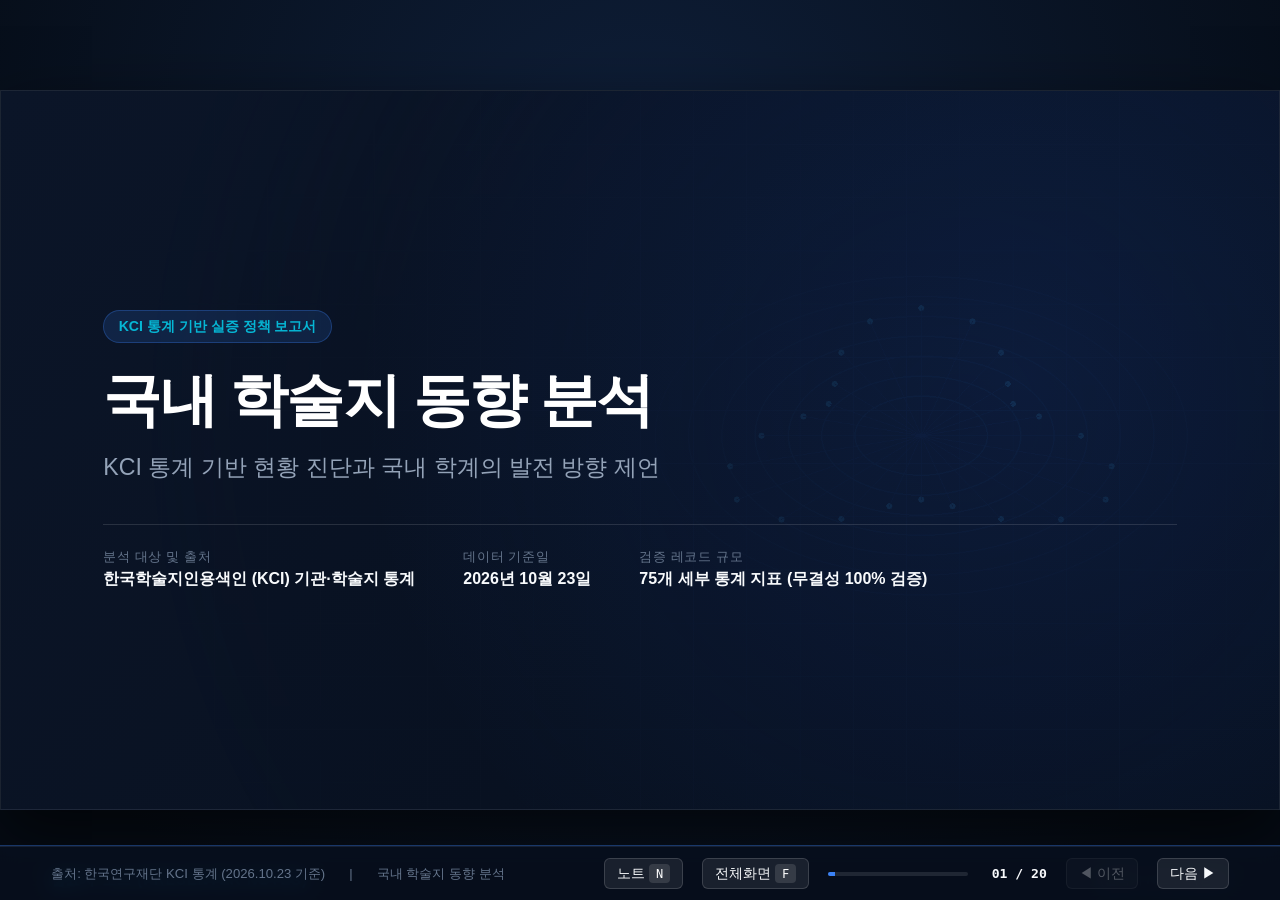
<file: index.html>
<!DOCTYPE html>
<html lang="ko">
<head>
  <meta charset="UTF-8">
  <meta http-equiv="refresh" content="0; url=presentation/">
  <title>국내 학술지 동향 분석 - KCI 통계 기반 현황 진단</title>
  <script>
    window.location.href = "presentation/";
  </script>
</head>
<body>
  <p>프레젠테이션으로 이동 중입니다... <a href="presentation/">여기를 클릭하세요</a>.</p>
</body>
</html>
</file>
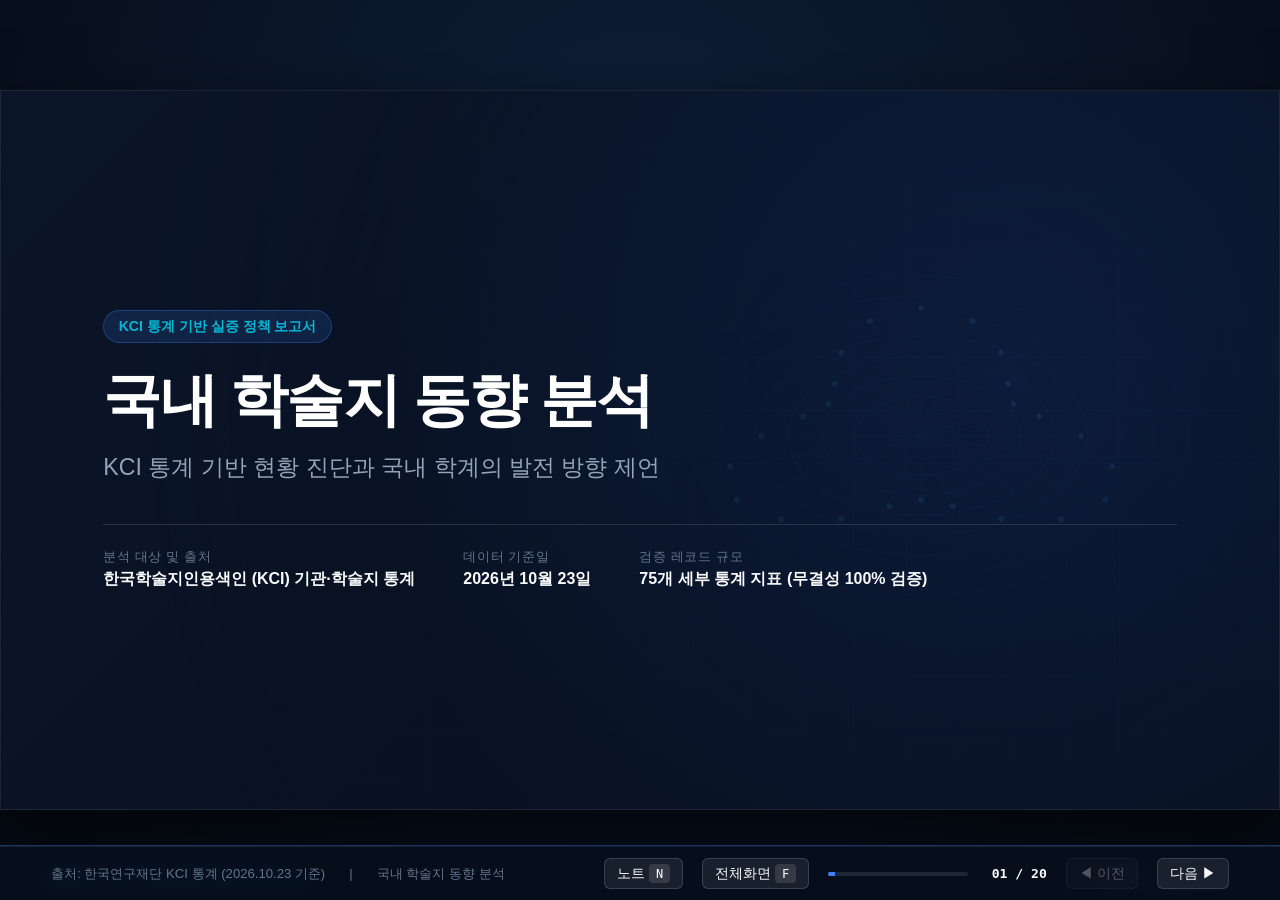
<file: presentation/index.html>
<!DOCTYPE html>
<html lang="ko">
<head>
  <meta charset="UTF-8">
  <meta name="viewport" content="width=device-width, initial-scale=1.0">
  <title>국내 학술지 동향 분석 - KCI 통계 기반 현황 진단과 발전 방향 제언</title>
  <link rel="stylesheet" href="styles.css">
</head>
<body>

<div id="presentation-app">
  <div class="slide-stage">

    <!-- ====================================================================
         1부. 분석의 배경과 국내 학술지 현황 (Slide 01 ~ 05)
         ==================================================================== -->

    <!-- Slide 01: 표지 -->
    <section class="slide slide-cover active" id="slide-1"
      data-notes="[발표자 노트] 안녕하십니까. '국내 학술지 동향 분석 - KCI 통계 기반 현황 진단과 국내 학계의 발전 방향 제언' 발표를 시작하겠습니다. 본 발표는 한국연구재단 KCI의 최신 통계(2026.10.23 기준) 데이터를 실증적으로 검증하고, 발행 구조와 등재 현황을 면밀히 진단하여 향후 국내 학술 생태계의 지속 가능한 발전 방향을 모색하고자 마련되었습니다.">
      <img src="assets/cover_academic.png" alt="학술 출판과 연구 데이터 비주얼" class="slide-bg-overlay">
      <div class="cover-badge">KCI 통계 기반 실증 정책 보고서</div>
      <h1 class="cover-title">국내 학술지 동향 분석</h1>
      <p class="cover-subtitle">KCI 통계 기반 현황 진단과 국내 학계의 발전 방향 제언</p>
      
      <div class="cover-meta">
        <div class="meta-item">
          <span class="meta-label">분석 대상 및 출처</span>
          <span class="meta-val">한국학술지인용색인 (KCI) 기관·학술지 통계</span>
        </div>
        <div class="meta-item">
          <span class="meta-label">데이터 기준일</span>
          <span class="meta-val">2026년 10월 23일</span>
        </div>
        <div class="meta-item">
          <span class="meta-label">검증 레코드 규모</span>
          <span class="meta-val">75개 세부 통계 지표 (무결성 100% 검증)</span>
        </div>
      </div>
    </section>

    <!-- Slide 02: 분석 목적과 핵심 질문 -->
    <section class="slide" id="slide-2"
      data-notes="[발표자 노트] 본 분석은 단순한 통계 수치 나열을 지양하고, 국내 학술 생태계를 관통하는 6가지 본질적인 질문에 답하고자 합니다. 특히 인문사회와 과학기술 분야 간의 극명한 격차의 원인을 밝히기 위한 가설을 수립하고, 향후 학계가 수행해야 할 미래 연구 과제로 연결하는 데 목적이 있습니다.">
      <div class="slide-header">
        <div>
          <div class="slide-tag-group">
            <span class="slide-category">1부. 분석 배경</span>
            <span class="slide-indicator-tag">Slide 02 / 20</span>
          </div>
          <h2 class="slide-title">분석 목적과 6대 핵심 질문</h2>
          <p class="slide-subtitle">단순 현황 집계를 넘어 지속 가능한 학술 생태계를 위한 구조적 질문 도출</p>
        </div>
      </div>
      <div class="slide-body">
        <div class="grid-2col">
          <div class="info-card accent-border" style="height: 100%; display: flex; flex-direction: column; justify-content: center;">
            <h4 style="font-size: 1.25rem; color: var(--accent-secondary); margin-bottom: 1rem;">분석의 핵심 방향성</h4>
            <p style="font-size: 1.05rem; line-height: 1.7; margin-bottom: 1rem;">
              국내 학술지의 <strong>발행 주체, 등재 체계, 학문 분야별 분포</strong>를 정밀 분석하고, 현재 통계가 입증하는 <strong>'실증적 사실(Fact)'</strong>과 추가 조사가 필요한 <strong>'가설(Hypothesis)'</strong>을 엄격히 구분하여 미래 정책 방향을 제언합니다.
            </p>
            <div style="background: rgba(255,255,255,0.04); padding: 1rem; border-radius: 8px;">
              <span style="color: var(--accent-amber); font-weight: 700;">분석 원칙:</span> 자료에 없는 해외 영향력, 품질을 임의로 단정하지 않고 국내 학계의 실증적 연구 과제로 전환합니다.
            </div>
          </div>
          <div class="info-card" style="height: 100%; display: flex; flex-direction: column; justify-content: center;">
            <h4 style="margin-bottom: 0.8rem;">본 발표가 답하는 6대 질문</h4>
            <ul style="display: flex; flex-direction: column; gap: 0.55rem; font-size: 0.95rem;">
              <li><strong>Q1.</strong> 국내 학술지의 발행 구조와 등재 체계는 어떤 특징을 갖는가?</li>
              <li><strong>Q2.</strong> 인문사회분야와 과학기술분야의 점유율 차이는 왜 발생하는가?</li>
              <li><strong>Q3.</strong> 현재 통계로 파악할 수 있는 국내 학술 생태계의 실증적 강점은?</li>
              <li><strong>Q4.</strong> 강화 가능성이 있는 분야와 세심한 관심이 필요한 영역은 어디인가?</li>
              <li><strong>Q5.</strong> 분야별 불균형 원인을 규명하기 위해 어떤 추가 연구가 필요한가?</li>
              <li><strong>Q6.</strong> 지속 가능한 학술 생태계 구축을 위한 정책적 로드맵은 무엇인가?</li>
            </ul>
          </div>
        </div>
      </div>
    </section>

    <!-- Slide 03: 데이터 출처와 분석 방법 -->
    <section class="slide" id="slide-3"
      data-notes="[발표자 노트] 데이터는 2026년 10월 23일 KCI 통계 포털에서 공식 크롤링된 75개 세부 통계 레코드입니다. UTF-8 BOM 인코딩 검증 및 수학적 합산 검증을 거쳤으며, 모든 수치는 교차 검증을 통과했습니다.">
      <div class="slide-header">
        <div>
          <div class="slide-tag-group">
            <span class="slide-category">1부. 분석 배경</span>
            <span class="slide-indicator-tag">Slide 03 / 20</span>
          </div>
          <h2 class="slide-title">데이터 출처와 분석 방법론</h2>
          <p class="slide-subtitle">한국연구재단 KCI 통계 기반 원자료 검증 및 신뢰도 확보 절차</p>
        </div>
      </div>
      <div class="slide-body">
        <div class="grid-3col">
          <div class="stat-card">
            <div class="stat-label">데이터 원천 및 추출 방식</div>
            <div style="font-size: 1.3rem; font-weight: 700; color: #fff; margin: 0.8rem 0;">KCI 기관·학술지 통계</div>
            <p class="stat-desc">
              한국학술지인용색인 공개 포털의 최신 공식 통계<br>
              Firecrawl 정밀 크롤링을 통한 원본 무결성 확보<br>
              출처: kci.go.kr (2026.10.23 기준)
            </p>
          </div>
          <div class="stat-card">
            <div class="stat-label">정량 데이터 검증 내역</div>
            <div style="font-size: 1.3rem; font-weight: 700; color: var(--accent-cyan); margin: 0.8rem 0;">75개 세부 레코드 전수 검증</div>
            <p class="stat-desc">
              결측치 및 숫자 변환 오류: 0건 (결측율 0%)<br>
              발행기관 및 학술지 종수 합산식 일치 확인<br>
              등재 등급별·분야별 교차 합계 100% 일치
            </p>
          </div>
          <div class="stat-card">
            <div class="stat-label">분석 범위 및 한계 규정</div>
            <div style="font-size: 1.3rem; font-weight: 700; color: var(--accent-amber); margin: 0.8rem 0;">단면적(Cross-sectional) 현황</div>
            <p class="stat-desc">
              현재 통계는 특정 시점의 분포 현황을 보여줌<br>
              시계열 추세, 인용 영향력, 연구비 등 미포함<br>
              인과관계 분석은 후속 연구 과제로 체계화
            </p>
          </div>
        </div>
      </div>
    </section>

    <!-- Slide 04: 국내 학술지 현황 한눈에 보기 -->
    <section class="slide" id="slide-4"
      data-notes="[발표자 노트] 국내 학술 생태계의 4대 핵심 지표입니다. 전체 학술지는 6,359종이며, 이 중 한국연구재단 등재(후보) 학술지는 2,932종으로 약 46.1%의 등재율을 나타냅니다. 전체 학술단체는 11,168개, 등재학술지 발행기관은 2,729개입니다.">
      <div class="slide-header">
        <div>
          <div class="slide-tag-group">
            <span class="slide-category">1부. 분석 배경</span>
            <span class="slide-indicator-tag">Slide 04 / 20</span>
          </div>
          <h2 class="slide-title">국내 학술지 현황 대시보드</h2>
          <p class="slide-subtitle">2026년 10월 23일 기준 국내 학술 생태계의 4대 핵심 정량 지표</p>
        </div>
      </div>
      <div class="slide-body">
        <div class="grid-4col">
          <div class="stat-card">
            <div class="stat-label">전체 학술지 종수</div>
            <div class="stat-number accent-blue count-up" data-target="6359">6,359</div>
            <div class="stat-desc">학회, 대학부설연구소, 일반기관이 발간하는 총 등록 학술지 수</div>
          </div>
          <div class="stat-card">
            <div class="stat-label">등재(후보) 학술지 종수</div>
            <div class="stat-number accent-cyan count-up" data-target="2932">2,932</div>
            <div class="stat-desc">한국연구재단의 엄격한 질적 심사를 통과한 정규 등재 및 후보 학술지</div>
          </div>
          <div class="stat-card">
            <div class="stat-label">전체 학술지 등재 비율</div>
            <div class="stat-number accent-emerald count-up" data-target="46.1" data-percent="true">46.1%</div>
            <div class="stat-desc">전체 6,359종 중 절반에 가까운 학술지가 등재 체계에 진입해 있음</div>
          </div>
          <div class="stat-card">
            <div class="stat-label">등재지 발간 기관 수</div>
            <div class="stat-number accent-amber count-up" data-target="2729">2,729</div>
            <div class="stat-desc">전체 11,168개 학술단체 중 실질적으로 등재지를 발간 중인 기관 수</div>
          </div>
        </div>
      </div>
    </section>

    <!-- Slide 05: 전체 학술지 발행 구조 -->
    <section class="slide" id="slide-5"
      data-notes="[발표자 노트] 전체 학술지 6,359종의 발행 주체 분포입니다. 학회가 3,466종(54.5%)으로 과반을 차지하며, 대학부설연구소가 2,664종(41.9%), 일반기관이 229종(3.6%)입니다. 학회와 대학연구소가 국내 학술 출판의 양대 축을 형성하고 있습니다.">
      <div class="slide-header">
        <div>
          <div class="slide-tag-group">
            <span class="slide-category">1부. 분석 배경</span>
            <span class="slide-indicator-tag">Slide 05 / 20</span>
          </div>
          <h2 class="slide-title">전체 학술지 발행 주체별 구조</h2>
          <p class="slide-subtitle">학회와 대학부설연구소가 양분하는 국내 학술 출판 지형</p>
        </div>
      </div>
      <div class="slide-body">
        <div class="grid-2col">
          <div class="chart-container">
            <canvas id="chart-publishers" class="kci-chart"></canvas>
            <div class="slide-image-frame" style="max-height: 120px; margin-top: 1rem;">
              <img src="assets/digital_journal.png" alt="종이 학술지와 디지털 연구 데이터 네트워크의 조화" class="slide-content-img">
            </div>
            <div class="image-caption">자체 그래픽 에셋: 종이 학술지와 디지털 데이터의 조화 (16:9 정밀 비율)</div>
          </div>
          <div class="info-card accent-border">
            <h4 style="margin-bottom: 1rem;">발행 주체별 구성비 및 구조적 특징</h4>
            <div class="bar-group">
              <div class="bar-header">
                <span class="bar-label">학회 발행 학술지 (54.5%)</span>
                <span class="bar-value">3,466종</span>
              </div>
              <div class="bar-track"><div class="bar-fill" data-width="54.5%"></div></div>
            </div>
            <div class="bar-group">
              <div class="bar-header">
                <span class="bar-label">대학부설연구소 발행 학술지 (41.9%)</span>
                <span class="bar-value">2,664종</span>
              </div>
              <div class="bar-track"><div class="bar-fill" data-width="41.9%"></div></div>
            </div>
            <div class="bar-group">
              <div class="bar-header">
                <span class="bar-label">기타(일반)기관 발행 학술지 (3.6%)</span>
                <span class="bar-value">229종</span>
              </div>
              <div class="bar-track"><div class="bar-fill" data-width="3.6%"></div></div>
            </div>
            <p style="margin-top: 1.2rem; font-size: 0.9rem; color: var(--text-muted); line-height: 1.6;">
              <strong>구조적 시사점:</strong> 학회 중심의 자생적 커뮤니티와 대학 내 연구소라는 제도적 기관이 학술지 생산 기반의 96.4%를 뒷받침하고 있습니다.
            </p>
          </div>
        </div>
      </div>
    </section>

    <!-- ====================================================================
         2부. 등재 체계와 분야별 분포 분석 (Slide 06 ~ 10)
         ==================================================================== -->

    <!-- Slide 06: 등재(후보) 학술지의 규모와 비중 -->
    <section class="slide" id="slide-6"
      data-notes="[발표자 노트] 전체 학술지 6,359종 중 등재(후보) 학술지는 2,932종으로 46.1%입니다. 이는 국내 학술지의 약 절반이 엄격한 동료평가와 정기 심사를 거쳐 국가 공인 학술지로 인정받고 있음을 의미합니다.">
      <div class="slide-header">
        <div>
          <div class="slide-tag-group">
            <span class="slide-category">2부. 등재 체계 및 분포</span>
            <span class="slide-indicator-tag">Slide 06 / 20</span>
          </div>
          <h2 class="slide-title">등재(후보) 학술지의 규모와 비중</h2>
          <p class="slide-subtitle">전체 학술지 6,359종 대비 등재(후보) 2,932종의 질적 관리 체계</p>
        </div>
      </div>
      <div class="slide-body">
        <div class="grid-2col">
          <div class="stat-card" style="justify-content: center; text-align: center; padding: 3rem 2rem;">
            <div class="stat-label" style="justify-content: center; font-size: 1.1rem;">KCI 등재(후보) 공인 비율</div>
            <div class="stat-number accent-emerald count-up" data-target="46.1" data-percent="true" style="font-size: 4.8rem; margin: 1rem 0;">46.1%</div>
            <p style="font-size: 1.1rem; color: var(--text-muted);">
              전체 6,359종 중 <strong>2,932종</strong>이 한국연구재단 등재 체계 공인
            </p>
          </div>
          <div class="info-card accent-border">
            <h4>등재 비중의 의미와 해석상 주의점</h4>
            <ul style="gap: 1rem; display: flex; flex-direction: column; margin-top: 1rem;">
              <li><strong>높은 진입 장벽과 신뢰도:</strong> 46.1%라는 비율은 무분별한 학술지 난립을 방지하고 연구 윤리와 심사 체계를 국가 단위에서 일정 수준 이상 담보하고 있음을 보여줍니다.</li>
              <li><strong>비등재 학술지(53.9%)의 성격:</strong> 나머지 3,427종은 심사 탈락지뿐만 아니라 신생 학술지, 대학 내부 연구보고서, 지역 특화 간행물 등 다양한 층위가 혼재되어 있으므로 단순 부실로 단정할 수 없습니다.</li>
              <li><strong>질적 성장의 과제:</strong> 양적 진입 단계를 넘어, 등재 이후 학술지의 실질적 학문적 영향력과 발행 지속성을 관리하는 2단계 질적 지표 도입이 필요합니다.</li>
            </ul>
          </div>
        </div>
      </div>
    </section>

    <!-- Slide 07: 등재 상태별 구성 (Matplotlib 정밀 벡터 SVG 차트 적용) -->
    <section class="slide" id="slide-7"
      data-notes="[발표자 노트] 등재(후보) 학술지 2,932종의 등급 구성입니다. 정규 '등재' 학술지가 2,691종으로 91.8%의 절대다수이며, 진입 단계인 '등재후보'는 174종(5.9%), 최상위 '우수등재'는 67종(2.3%)입니다. 전형적인 항아리-피라미드 구조입니다.">
      <div class="slide-header">
        <div>
          <div class="slide-tag-group">
            <span class="slide-category">2부. 등재 체계 및 분포</span>
            <span class="slide-indicator-tag">Slide 07 / 20</span>
          </div>
          <h2 class="slide-title">등재 상태별 세부 구성</h2>
          <p class="slide-subtitle">우수등재(67종) · 등재(2,691종) · 등재후보(174종)의 등급 피라미드</p>
        </div>
      </div>
      <div class="slide-body">
        <div class="grid-2col">
          <div class="chart-container">
            <img src="assets/chart_slide7_grades.svg" alt="KCI 등재 상태별 학술지 종수 구성 벡터 차트" class="vector-chart-img">
            <div class="image-caption">Matplotlib 벡터 차트: 등재 등급 피라미드 (SVG 고해상도 벡터)</div>
          </div>
          <div class="info-card">
            <h4>등급별 비중과 제도적 함의</h4>
            <div style="display: flex; flex-direction: column; gap: 1rem; margin-top: 0.8rem;">
              <div style="background: rgba(245, 158, 11, 0.1); border-left: 4px solid var(--accent-amber); padding: 0.8rem; border-radius: 4px;">
                <div style="font-weight: 700; color: var(--accent-amber);">우수등재학술지: 67종 (2.3%)</div>
                <div style="font-size: 0.88rem; color: var(--text-muted); margin-top: 0.2rem;">KCI 인용 지수 및 엄격한 국제화·전문성 요건을 통과한 대한민국 대표 학술지</div>
              </div>
              <div style="background: rgba(59, 130, 246, 0.1); border-left: 4px solid var(--accent-primary); padding: 0.8rem; border-radius: 4px;">
                <div style="font-weight: 700; color: var(--accent-primary);">정규 등재학술지: 2,691종 (91.8%)</div>
                <div style="font-size: 0.88rem; color: var(--text-muted); margin-top: 0.2rem;">국내 연구자들의 연구업적 평가 및 학술 소통의 중추적 뼈대를 구성하는 표준 학술지군</div>
              </div>
              <div style="background: rgba(6, 182, 212, 0.1); border-left: 4px solid var(--accent-cyan); padding: 0.8rem; border-radius: 4px;">
                <div style="font-weight: 700; color: var(--accent-cyan);">등재후보학술지: 174종 (5.9%)</div>
                <div style="font-size: 0.88rem; color: var(--text-muted); margin-top: 0.2rem;">신규 학술 분야 또는 성장 단계에서 정규 등재 진입을 준비하는 인큐베이팅 단계</div>
              </div>
            </div>
          </div>
        </div>
      </div>
    </section>

    <!-- Slide 08: 등재(후보) 학술지 발간기관 구조 -->
    <section class="slide" id="slide-8"
      data-notes="[발표자 노트] 등재(후보) 학술지를 실제로 발행하는 2,729개 기관의 구조입니다. 학회가 2,118개로 77.6%를 차지하며, 대학연구소는 498개(18.2%), 일반기관은 113개(4.1%)입니다. 특히 학회는 전체 4,437개 중 47.7%가 등재지를 발행하지만, 대학연구소는 6,534개 중 7.6%에 불과합니다.">
      <div class="slide-header">
        <div>
          <div class="slide-tag-group">
            <span class="slide-category">2부. 등재 체계 및 분포</span>
            <span class="slide-indicator-tag">Slide 08 / 20</span>
          </div>
          <h2 class="slide-title">등재(후보) 학술지 발간기관 구조</h2>
          <p class="slide-subtitle">학회 네트워크(2,118개) 주도의 등재 학술 출판 생태계</p>
        </div>
      </div>
      <div class="slide-body">
        <div class="grid-2col">
          <div class="chart-container">
            <canvas id="chart-org-structure" class="kci-chart"></canvas>
            <div style="text-align: center; font-size: 0.8rem; color: var(--text-dim); margin-top: 0.5rem;">
              * 밝은 영역: 등재학술지 발간기관 / 어두운 영역: 전체 기관 모수
            </div>
          </div>
          <div class="info-card accent-border">
            <h4>기관 수와 학술지 수의 교차 해석</h4>
            <ul style="gap: 0.9rem; display: flex; flex-direction: column; margin-top: 0.8rem;">
              <li><strong>학회의 압도적 질적 생산성:</strong> 등재학술지 발간기관의 77.6%(2,118개)가 학회로, 자율적 학술 공동체가 국내 공인 학술지의 실질적 보루임을 입증합니다.</li>
              <li><strong>대학부설연구소의 양적 팽창 대비 낮은 등재율:</strong> 전국 6,534개 대학부설연구소 중 등재지를 발간하는 곳은 498개(7.6%)에 그칩니다.</li>
              <li><strong>학술지 수와 기관 수의 구분 필요:</strong> 학술지 수(2,932종)와 기관 수(2,729개)가 유사하지만, 일부 유력 학회는 2종 이상의 학술지를 복수 발행하고 있습니다.</li>
            </ul>
          </div>
        </div>
      </div>
    </section>

    <!-- Slide 09: 인문사회분야 vs 과학기술분야 비교 (Matplotlib 정밀 SVG 벡터 차트 적용) -->
    <section class="slide" id="slide-9"
      data-notes="[발표자 노트] 분야별 분포에서 매우 극적인 차이가 나타납니다. 등재(후보)지 2,932종 중 인문사회분야가 2,077종으로 약 70.8%를 차지하고, 과학기술분야는 855종으로 29.2%에 불과합니다. 인문사회분야의 학술지 수가 과학기술의 2.4배에 달합니다.">
      <div class="slide-header">
        <div>
          <div class="slide-tag-group">
            <span class="slide-category">2부. 등재 체계 및 분포</span>
            <span class="slide-indicator-tag">Slide 09 / 20</span>
          </div>
          <h2 class="slide-title">인문사회분야 vs 과학기술분야 비교</h2>
          <p class="slide-subtitle">세부 8대 학문분야별 등재(후보) 학술지 종수 비교</p>
        </div>
      </div>
      <div class="slide-body">
        <div class="grid-2col">
          <div class="chart-container">
            <img src="assets/chart_slide9_fields.svg" alt="세부 8대 학문분야별 등재 학술지 종수 비교 차트" class="vector-chart-img">
            <div class="image-caption">Matplotlib 벡터 차트: 세부 8대 학문 분야별 종수 (인문사회 2,077종 vs 과기 855종)</div>
          </div>
          <div class="info-card success-border">
            <h4>학문 분야별 분포 특징 및 해석 범위</h4>
            <div style="margin-top: 0.6rem; display: flex; flex-direction: column; gap: 0.7rem;">
              <p>
                <strong>인문사회분야 (2,077종, 70.8%):</strong><br>
                사회과학(1,061종)과 인문학(670종)이 선두이며, 예술체육(174종), 복합학(172종) 등 세부 학문별로 두터운 공론장이 형성되어 있습니다.
              </p>
              <p>
                <strong>과학기술분야 (855종, 29.2%):</strong><br>
                의약학(373종), 공학(263종), 자연과학(129종), 농수해양(90종) 순이며, 인문사회 대비 약 41% 규모에 머물고 있습니다.
              </p>
              <div style="background: rgba(255,255,255,0.04); padding: 0.7rem; border-radius: 6px; font-size: 0.85rem; color: var(--accent-cyan);">
                <strong>주의:</strong> 이 격차는 연구 역량의 차이가 아니라, 글로벌 학술지(SCI 등) 투고 성향과 국내 연구 성과 유통 플랫폼의 차이에서 기인할 가능성이 높습니다.
              </div>
            </div>
          </div>
        </div>
      </div>
    </section>

    <!-- Slide 10: 주요 통계 결과 종합 -->
    <section class="slide" id="slide-10"
      data-notes="[발표자 노트] 전반부 통계 결과를 종합합니다. 6,359종 학술지, 46.1% 등재율, 학회 중심 77.6%, 인문사회 70.8% 점유가 명확한 실증 사실입니다. 이제 3부에서는 이 현황이 의미하는 학술 생태계의 강점과 보완점을 진단하겠습니다.">
      <img src="assets/knowledge_network.png" alt="학술 데이터와 지식 네트워크 연결" class="slide-bg-overlay">
      <div class="slide-header">
        <div>
          <div class="slide-tag-group">
            <span class="slide-category">2부. 등재 체계 및 분포</span>
            <span class="slide-indicator-tag">Slide 10 / 20</span>
          </div>
          <h2 class="slide-title">주요 통계 결과 종합</h2>
          <p class="slide-subtitle">확인된 실증적 사실(Fact)과 향후 진단할 핵심 의제</p>
        </div>
      </div>
      <div class="slide-body">
        <div class="grid-3col">
          <div class="stat-card">
            <div class="stat-label">규모 및 등재 구조</div>
            <div style="font-size: 1.4rem; font-weight: 700; color: #fff; margin: 0.6rem 0;">46.1% 등재율</div>
            <p class="stat-desc">
              전체 6,359종 중 2,932종이 등재 체계 편입<br>
              등재지가 91.8%로 안정화되었으나, 우수등재(67종, 2.3%) 최상위 차별화는 제한적
            </p>
          </div>
          <div class="stat-card">
            <div class="stat-label">발행 네트워크</div>
            <div style="font-size: 1.4rem; font-weight: 700; color: var(--accent-cyan); margin: 0.6rem 0;">학회 주도권 77.6%</div>
            <p class="stat-desc">
              학회가 등재학술지 발간기관의 77.6% 차지<br>
              반면 대학연구소는 6,534개 중 7.6%만 등재지를 발행하여 기관 유형별 양극화 관찰
            </p>
          </div>
          <div class="stat-card">
            <div class="stat-label">학문 분야 비중</div>
            <div style="font-size: 1.4rem; font-weight: 700; color: var(--accent-emerald); margin: 0.6rem 0;">인문사회 70.8% 점유</div>
            <p class="stat-desc">
              인문사회(2,077종) 대 과학기술(855종)의 7:3 구조<br>
              KCI가 국내 인문사회 지식의 핵심 허브임을 입증함과 동시에 분야별 유통 분리 시사
            </p>
          </div>
        </div>
      </div>
    </section>

    <!-- ====================================================================
         3부. 국내 학술 생태계의 강점과 보완점 (Slide 11 ~ 15)
         ==================================================================== -->

    <!-- Slide 11: 국내 학술 생태계에서 관찰되는 강점 -->
    <section class="slide" id="slide-11"
      data-notes="[발표자 노트] 현재 데이터가 입증하는 국내 학술 생태계의 3대 강점입니다. 첫째, 6천 종이 넘는 폭넓은 학술지 기반. 둘째, 학회 중심의 자율적 동료평가 정착. 셋째, 한국 고유의 인문사회 지식을 축적하는 안정적인 지식 저장소 역할입니다.">
      <div class="slide-header">
        <div>
          <div class="slide-tag-group">
            <span class="slide-category">3부. 강점과 보완점 진단</span>
            <span class="slide-indicator-tag">Slide 11 / 20</span>
          </div>
          <h2 class="slide-title">국내 학술 생태계에서 관찰되는 강점</h2>
          <p class="slide-subtitle">KCI 통계 데이터가 직접 뒷받침하는 3대 구조적 자산</p>
        </div>
      </div>
      <div class="slide-body">
        <div class="grid-3col">
          <div class="info-card success-border" style="height: 100%;">
            <h4>1. 탄탄한 학술 공론장 인프라</h4>
            <p style="margin-top: 0.8rem; line-height: 1.6;">
              전체 6,359종 학술지와 11,168개 학술단체가 활동하여, 전공별·지역별 연구자들이 연구 성과를 공식 발표하고 토론할 수 있는 기초 인프라가 전국적으로 촘촘히 구축되어 있습니다.
            </p>
          </div>
          <div class="info-card success-border" style="height: 100%;">
            <h4>2. 학회 중심 자율 심사 체계</h4>
            <p style="margin-top: 0.8rem; line-height: 1.6;">
              학회 발행 학술지의 등재율이 65.6%에 달하며, 2,118개 학회가 등재지를 책임 운영함으로써 동료평가(Peer-review) 기반의 자율 규제와 질 관리가 안정적으로 작동하고 있습니다.
            </p>
          </div>
          <div class="info-card success-border" style="height: 100%;">
            <h4>3. 토착 지식의 국가적 보고</h4>
            <p style="margin-top: 0.8rem; line-height: 1.6;">
              2,077종에 달하는 인문사회 등재지는 한국의 역사, 사회, 법률, 문화 등 로컬 맥락의 독창적 연구 성과가 모국어로 축적·계승되는 대체 불가능한 지식 아카이브 역할을 수행합니다.
            </p>
          </div>
        </div>
      </div>
    </section>

    <!-- Slide 12: 강화 가능성이 있는 분야 -->
    <section class="slide" id="slide-12"
      data-notes="[발표자 노트] 추가 지표를 통해 강화할 수 있는 유망 분야입니다. 특히 67종의 '우수등재학술지'는 Scopus 및 DOAJ 등 글로벌 색인 연계를 집중 지원하여 세계적 학술 브랜드로 도약시킬 잠재력이 있으며, 172종의 복합학 학술지는 다학제 융합 연구의 거점이 될 수 있습니다.">
      <div class="slide-header">
        <div>
          <div class="slide-tag-group">
            <span class="slide-category">3부. 강점과 보완점 진단</span>
            <span class="slide-indicator-tag">Slide 12 / 20</span>
          </div>
          <h2 class="slide-title">강화 가능성이 있는 분야</h2>
          <p class="slide-subtitle">질적 도약 및 글로벌 가시성 확장이 기대되는 전략적 영역</p>
        </div>
      </div>
      <div class="slide-body">
        <div class="grid-2col">
          <div class="info-card accent-border">
            <h4 style="color: var(--accent-secondary);">우수등재학술지 (67종)의 글로벌 브랜드화</h4>
            <ul style="gap: 0.8rem; display: flex; flex-direction: column; margin-top: 0.8rem;">
              <li><strong>질적 최상위 2.3%의 집약:</strong> 인문사회 39종, 과학기술 28종으로 구성된 우수등재학술지는 이미 국내 최고 수준의 심사 역량과 인용 영향력을 입증했습니다.</li>
              <li><strong>글로벌 오픈액세스 연계:</strong> 영문 메타데이터 고도화, DOAJ 및 Scopus 등재 컨설팅, 글로벌 DOI 유통 지원을 집중하여 'K-Academic' 브랜드로 육성 가능합니다.</li>
            </ul>
          </div>
          <div class="info-card accent-border">
            <h4 style="color: var(--accent-secondary);">복합학 및 융합 연구 학술지 (172종) 육성</h4>
            <ul style="gap: 0.8rem; display: flex; flex-direction: column; margin-top: 0.8rem;">
              <li><strong>학제간 융합 수요 흡수:</strong> 인문학과 AI, 환경과 사회학 등 전통적 분과 학문을 넘어서는 172종의 복합학 학술지가 성장 중입니다.</li>
              <li><strong>다학제 심사 시스템 지원:</strong> 서로 다른 전공의 심사위원이 참여하는 융합 심사 프로토콜을 보급하고 다학제 연구비와 연계해 질적 성장을 견인할 수 있습니다.</li>
            </ul>
          </div>
        </div>
      </div>
    </section>

    <!-- Slide 13: 추가 관심이 필요한 분야 -->
    <section class="slide" id="slide-13"
      data-notes="[발표자 노트] 단순 수치가 적다고 해서 취약 분야가 아닙니다. 농수해양(90종), 예술체육(174종) 등은 연구자 모수가 작지만 국가 필수 기간 학문입니다. 또한 국내 과학기술 학술지(855종)는 해외 저널과의 차별화된 고유 정체성 수립이 필요합니다.">
      <div class="slide-header">
        <div>
          <div class="slide-tag-group">
            <span class="slide-category">3부. 강점과 보완점 진단</span>
            <span class="slide-indicator-tag">Slide 13 / 20</span>
          </div>
          <h2 class="slide-title">추가 관심이 필요한 분야</h2>
          <p class="slide-subtitle">학문적 중요성과 특수성을 고려한 맞춤형 지원 정책 대상</p>
        </div>
      </div>
      <div class="slide-body">
        <div class="grid-2col">
          <div class="info-card warning-border">
            <h4 style="color: var(--accent-amber);">소수 학문 분야의 특수성 보호 (농수해양 90종, 예술체육 174종)</h4>
            <ul style="gap: 0.8rem; display: flex; flex-direction: column; margin-top: 0.8rem;">
              <li><strong>단순 수치로 우열을 단정하지 않음:</strong> 학술지 종수가 적은 것은 연구자 인구 모수가 작기 때문이며 학문적 가치가 낮은 것이 아닙니다.</li>
              <li><strong>획일적 잣대 탈피:</strong> 피인용지수(Impact Factor) 중심의 획일적 등재 평가에서 벗어나, 국가 전략 분야 및 기초 예술 분야를 위한 맞춤형 평가 기준이 필요합니다.</li>
            </ul>
          </div>
          <div class="info-card warning-border">
            <h4 style="color: var(--accent-amber);">국내 과학기술 학술지 (855종)의 정체성 재정립</h4>
            <ul style="gap: 0.8rem; display: flex; flex-direction: column; margin-top: 0.8rem;">
              <li><strong>SCI 편중과의 역할 분담:</strong> 과기 연구 성과의 대다수가 해외 저널로 유출되는 환경에서, 국내 과기 학술지의 고유 역할 설정이 시급합니다.</li>
              <li><strong>기술 실용화 및 신진연구자 인큐베이팅:</strong> 국내 산업 연계 기술, 국문 전문 기술용어 보존, 석·박사 신진 연구자의 기초 논문 발표장으로서의 지원이 요구됩니다.</li>
            </ul>
          </div>
        </div>
      </div>
    </section>

    <!-- Slide 14: 보완이 필요한 구조적 영역 -->
    <section class="slide" id="slide-14"
      data-notes="[발표자 노트] 보완이 필요한 구조적 문제입니다. 대학부설연구소의 등재율이 19.97%로 매우 낮다는 점은 연구소 단위 학술지 발행의 지속성과 인력 부족을 시사합니다. 또한 비영리 학회의 열악한 재정, 상임 편집위원 부족 등 심사 인프라 보완이 필요합니다.">
      <div class="slide-header">
        <div>
          <div class="slide-tag-group">
            <span class="slide-category">3부. 강점과 보완점 진단</span>
            <span class="slide-indicator-tag">Slide 14 / 20</span>
          </div>
          <h2 class="slide-title">보완이 필요한 구조적 영역</h2>
          <p class="slide-subtitle">대학연구소 등재율 격차와 학술 출판 인프라의 지속 가능성 문제</p>
        </div>
      </div>
      <div class="slide-body">
        <div class="grid-2col">
          <div class="info-card warning-border">
            <h4>대학부설연구소 학술지의 낮은 등재율 (19.97%)</h4>
            <p style="margin-top: 0.8rem; line-height: 1.6;">
              대학연구소 발행 학술지 2,664종 중 등재지는 532종에 불과합니다. 연구소장의 교체, 전담 행정·편집 인력 부재, 연구비 종료에 따른 발행 중단 위험 등 구조적 취약성이 의심되므로 유사 연구소 간 공동 학술지 발간 유도 정책이 검토되어야 합니다.
            </p>
          </div>
          <div class="info-card warning-border">
            <h4>학술지 편집·심사 인프라의 영세성</h4>
            <p style="margin-top: 0.8rem; line-height: 1.6;">
              국내 등재지의 대다수는 비영리 학회가 소속 교수들의 자발적 봉사에 의존해 운영됩니다. 전문 편집인(Managing Editor) 부족, 연구윤리 검증 시스템(표절검사) 비용 부담, 영문 교열 지원 부족 등 학술지 운영 인프라의 체계적 공공 지원이 절실합니다.
            </p>
          </div>
        </div>
      </div>
    </section>

    <!-- Slide 15: 분야별 분포 차이는 왜 발생하는가? -->
    <section class="slide" id="slide-15"
      data-notes="[발표자 노트] 인문사회 70.8% 대 과학기술 29.2% 격차의 원인을 설명하는 4대 가설입니다. 연구자 모수, 업적 평가 제도의 SCI 선호, 학문적 연구 대상의 로컬/글로벌 성향 차이, 단행본/논문 발행 관행 차이 등이 거론됩니다. 이는 확정된 원인이 아니며 검증되어야 할 연구 가설입니다.">
      <img src="assets/knowledge_network.png" alt="지식 노드 및 인용 네트워크 가설" class="slide-bg-overlay">
      <div class="slide-header">
        <div>
          <div class="slide-tag-group">
            <span class="slide-category">3부. 강점과 보완점 진단</span>
            <span class="slide-indicator-tag">Slide 15 / 20</span>
          </div>
          <h2 class="slide-title">분야별 분포 차이는 왜 발생하는가?</h2>
          <p class="slide-subtitle">통계가 설명하지 못하는 불균형 원인을 규명하기 위한 4대 가설</p>
        </div>
      </div>
      <div class="slide-body">
        <div class="grid-4col">
          <div class="info-card">
            <h4 style="font-size: 1rem; color: var(--accent-secondary);">가설 1. 업적 평가 제도</h4>
            <p style="font-size: 0.88rem; margin-top: 0.5rem; line-height: 1.5;">
              이공계 대학 교수 채용 및 연구비 평가에서 SCI(E)급 논문 중심의 인센티브 구조가 국내 KCI 학술지 투고 유인을 낮췄을 가능성
            </p>
          </div>
          <div class="info-card">
            <h4 style="font-size: 1rem; color: var(--accent-secondary);">가설 2. 연구 대상의 특수성</h4>
            <p style="font-size: 0.88rem; margin-top: 0.5rem; line-height: 1.5;">
              인문사회는 한국어 자료, 국내 사회제도 등 로컬 맥락 연구가 많아 국내 저널 중심이며, 과기는 보편적 자연법칙으로 국제 유통 성향
            </p>
          </div>
          <div class="info-card">
            <h4 style="font-size: 1rem; color: var(--accent-secondary);">가설 3. 연구자 규모 및 학회</h4>
            <p style="font-size: 0.88rem; margin-top: 0.5rem; line-height: 1.5;">
              인문사회 전공의 세분화와 다양한 소규모 분과 학회 설립 전통이 독립 학술지 수의 다변화로 이어졌을 가능성
            </p>
          </div>
          <div class="info-card">
            <h4 style="font-size: 1rem; color: var(--accent-secondary);">가설 4. 학술 출판 생태계</h4>
            <p style="font-size: 0.88rem; margin-top: 0.5rem; line-height: 1.5;">
              글로벌 상업 출판사(Elsevier 등)에 편입된 과기 분야와 달리, 국내 인문사회는 학회 중심 자체 발간 모델 유지
            </p>
          </div>
        </div>
      </div>
    </section>

    <!-- ====================================================================
         4부. 추가 연구와 국내 학계의 발전 방향 (Slide 16 ~ 20)
         ==================================================================== -->

    <!-- Slide 16: 원인 규명을 위한 추가 연구 과제 -->
    <section class="slide" id="slide-16"
      data-notes="[발표자 노트] 앞서 세운 가설들을 실증하기 위해 국내 학계가 추진해야 할 6대 연구 과제입니다. 연구비·연구자 인구 모수 연계, 등재 유지율 및 폐간율 시계열 분석, 투고 수요 및 심사 소요 기간 조사 등이 후속 연구로 진행되어야 합니다.">
      <div class="slide-header">
        <div>
          <div class="slide-tag-group">
            <span class="slide-category">4부. 미래 과제 및 발전 방향</span>
            <span class="slide-indicator-tag">Slide 16 / 20</span>
          </div>
          <h2 class="slide-title">원인 규명을 위한 6대 추가 연구 과제</h2>
          <p class="slide-subtitle">현황 통계를 넘어 학술 생태계 역동성을 밝히기 위한 후속 연구 아젠다</p>
        </div>
      </div>
      <div class="slide-body">
        <div class="grid-2col">
          <div class="info-card" style="height: 100%;">
            <ul style="display: flex; flex-direction: column; gap: 0.8rem;">
              <li><strong>과제 1. 연구자 인구 및 R&D 예산 연계:</strong> 학문 분야별 교수·연구원 수 및 지원 연구비 규모와 학술지 수 간의 상관관계 분석</li>
              <li><strong>과제 2. 등재 유지 및 수명 주기(Life-cycle) 추적:</strong> 학술지의 창간, 등재 진입, 탈락, 휴·폐간율에 대한 10개년 종단 분석</li>
              <li><strong>과제 3. 발행 주체별 재정 및 인력 실태 조사:</strong> 학회와 대학연구소의 편집위원 보수, 사무국 전담인력 유무 등 운영 실태 조사</li>
            </ul>
          </div>
          <div class="info-card" style="height: 100%;">
            <ul style="display: flex; flex-direction: column; gap: 0.8rem;">
              <li><strong>과제 4. 투고 수요 및 심사 소요 기간 분석:</strong> 분야별 연간 논문 접수 편수, 채택률(Acceptance Rate), 심사 리드타임 비교</li>
              <li><strong>과제 5. 국내 vs 국제 유통 성향 교차 분석:</strong> 국내 저자들의 KCI 논문과 Web of Science/Scopus 논문 발행 비율 교차 검증</li>
              <li><strong>과제 6. 평가 제도 변화의 정책적 영향 분석:</strong> 대학 평가 및 연구재단 지원 제도 변경이 학술지 신설 및 운영에 미친 인과효과 분석</li>
            </ul>
          </div>
        </div>
      </div>
    </section>

    <!-- Slide 17: 학술지 평가와 지원 체계의 보완 방향 -->
    <section class="slide" id="slide-17"
      data-notes="[발표자 노트] 한국연구재단과 교육부의 학술지 평가·지원 체계 개편 방향입니다. 단순한 학술지 종수 중심의 양적 평가에서 탈피하여, 심사 투명성, 편집 역량, 오픈액세스 공개율 등 실질적 지속 가능성과 질적 가치를 반영하는 다차원 평가지표 도입을 제안합니다.">
      <div class="slide-header">
        <div>
          <div class="slide-tag-group">
            <span class="slide-category">4부. 미래 과제 및 발전 방향</span>
            <span class="slide-indicator-tag">Slide 17 / 20</span>
          </div>
          <h2 class="slide-title">학술지 평가 및 지원 체계 보완 방향</h2>
          <p class="slide-subtitle">양적 지표 중심 관리에서 질적 지속 가능성 중심의 지원형 체계로 전환</p>
        </div>
      </div>
      <div class="slide-body">
        <div class="grid-3col">
          <div class="info-card accent-border" style="height: 100%;">
            <h4>1. 분야별 특화 평가지표 설계</h4>
            <p style="margin-top: 0.8rem; line-height: 1.6;">
              이공계와 인문사회계의 연구 주기와 피인용 관행 차이를 고려하여, 동일한 인용지수 잣대를 강요하지 않고 학문 분야별 특화된 동료평가 기준을 마련해야 합니다.
            </p>
          </div>
          <div class="info-card accent-border" style="height: 100%;">
            <h4>2. 심사 투명성 및 편집 역량 평가</h4>
            <p style="margin-top: 0.8rem; line-height: 1.6;">
              단순 발행 횟수 채우기를 넘어, 심사의 전문성, 심사위원 피드백의 충실도, 연구윤리 검증 시스템 구비 여부를 핵심 평가지표로 강화해야 합니다.
            </p>
          </div>
          <div class="info-card accent-border" style="height: 100%;">
            <h4>3. 공공 지원 방식의 인프라화</h4>
            <p style="margin-top: 0.8rem; line-height: 1.6;">
              개별 학회에 소액 분배하는 직접 보조금 방식을 탈피하여, 통합 투고·심사 플랫폼, DOI 부여, 공공 오픈액세스 서버 무료 제공 등 공용 인프라 지원으로 전환해야 합니다.
            </p>
          </div>
        </div>
      </div>
    </section>

    <!-- Slide 18: 국내 학계의 발전 방향 제언 -->
    <section class="slide" id="slide-18"
      data-notes="[발표자 노트] 국내 학계 구성원 모두가 함께 나아가야 할 4대 발전 방향입니다. 연구자, 학회, 대학, 정부 지원기관이 각자의 위치에서 오픈사이언스를 지향하고 데이터 기반 의사결정을 실천해야 합니다.">
      <div class="slide-header">
        <div>
          <div class="slide-tag-group">
            <span class="slide-category">4부. 미래 과제 및 발전 방향</span>
            <span class="slide-indicator-tag">Slide 18 / 20</span>
          </div>
          <h2 class="slide-title">국내 학계의 발전 방향 제언</h2>
          <p class="slide-subtitle">학술 공동체와 연구 지원 기관을 위한 4대 전략적 제언</p>
        </div>
      </div>
      <div class="slide-body">
        <div class="grid-2col">
          <div class="info-card success-border">
            <h4 style="color: var(--accent-emerald);">전략 1. 국가 오픈액세스(Open Access) 생태계 구축</h4>
            <p style="margin-top: 0.5rem; line-height: 1.6;">
              세금으로 지원된 국내 학술 연구 성과가 국민과 산업계에 무료로 개방될 수 있도록, KCI 기반 공공 오픈액세스 리포지터리를 확충하고 저작권 양도 관행을 개선합니다.
            </p>
          </div>
          <div class="info-card success-border">
            <h4 style="color: var(--accent-emerald);">전략 2. 대학연구소 학술지의 통폐합 및 연합화</h4>
            <p style="margin-top: 0.5rem; line-height: 1.6;">
              영세한 대학부설연구소 학술지(등재율 20%)의 한계를 극복하기 위해, 권역별·주제별 연구소 연합 학술지 발간을 유도하여 발행 지속성과 국제성을 확보합니다.
            </p>
          </div>
          <div class="info-card success-border">
            <h4 style="color: var(--accent-emerald);">전략 3. K-Academic 지식의 글로벌 네트워크 연계</h4>
            <p style="margin-top: 0.5rem; line-height: 1.6;">
              한국학 및 인문사회 연구 성과가 글로벌 학계에서 정당하게 인용될 수 있도록 영문 초록 표준화 및 해외 주요 대학 도서관과의 데이터 연동을 강화합니다.
            </p>
          </div>
          <div class="info-card success-border">
            <h4 style="color: var(--accent-emerald);">전략 4. 데이터 기반 학술 정책 수립</h4>
            <p style="margin-top: 0.5rem; line-height: 1.6;">
              직관이나 관례에 의한 지원이 아니라, 학술지 메타데이터 분석과 인용 네트워크 분석을 바탕으로 한 증거 기반(Evidence-based) 학술 정책을 정착시킵니다.
            </p>
          </div>
        </div>
      </div>
    </section>

    <!-- Slide 19: 향후 연구 로드맵 -->
    <section class="slide" id="slide-19"
      data-notes="[발표자 노트] KCI 통계에서 출발하여 학술 정책 수립에 이르는 6단계 미래 연구 로드맵입니다. 지표 확인부터 시계열 확보, 외부 데이터 연계, 원인 규명을 거쳐 최종적으로 균형 잡힌 학술 생태계 지표를 확립하게 됩니다.">
      <img src="assets/future_infra.png" alt="미래 오픈사이언스 연구 인프라" class="slide-bg-overlay">
      <div class="slide-header">
        <div>
          <div class="slide-tag-group">
            <span class="slide-category">4부. 미래 과제 및 발전 방향</span>
            <span class="slide-indicator-tag">Slide 19 / 20</span>
          </div>
          <h2 class="slide-title">향후 연구 및 정책 로드맵</h2>
          <p class="slide-subtitle">단면적 통계에서 증거 기반 학술 정책으로 이어지는 6단계 로드맵</p>
        </div>
      </div>
      <div class="slide-body">
        <div class="roadmap-flow">
          <div class="roadmap-step">
            <div class="step-num">01</div>
            <div class="step-title">지표 기준 확립</div>
            <div class="step-desc">KCI 분류 기준 및 원시 데이터 속성 정밀 검증 (완료)</div>
          </div>
          <div class="roadmap-step">
            <div class="step-num">02</div>
            <div class="step-title">시계열 데이터 구축</div>
            <div class="step-desc">최근 10년간 등재 변동 및 폐간 추이 종단 DB 구축</div>
          </div>
          <div class="roadmap-step">
            <div class="step-num">03</div>
            <div class="step-title">학문 세부 비교</div>
            <div class="step-desc">인문·사회·이공계 등 세부 분과별 투고 및 인용 심층 비교</div>
          </div>
          <div class="roadmap-step">
            <div class="step-num">04</div>
            <div class="step-title">외부 데이터 연계</div>
            <div class="step-desc">연구자 수, 국가 R&D 연구비, 국제색인(SCI/Scopus) 결합</div>
          </div>
          <div class="roadmap-step">
            <div class="step-num">05</div>
            <div class="step-title">원인 인과 분석</div>
            <div class="step-desc">분야별 불균형 및 대학연구소 취약성의 구조적 원인 규명</div>
          </div>
          <div class="roadmap-step">
            <div class="step-num">06</div>
            <div class="step-title">정책 지표 완성</div>
            <div class="step-desc">지속 가능한 학술지 지원 체계 및 다차원 평가지표 확립</div>
          </div>
        </div>
      </div>
    </section>

    <!-- Slide 20: 결론과 출처 -->
    <section class="slide" id="slide-20"
      data-notes="[발표자 노트] 결론입니다. 본 조사는 6,359종 학술지와 2,932종 등재지의 정량적 분포를 명확히 밝혔습니다. 인문사회의 탄탄한 지식 보고와 학회 중심의 자율성이라는 강점을 바탕으로, 대학연구소 내실화와 오픈액세스 확대를 추진해야 합니다. 경청해 주셔서 감사합니다.">
      <img src="assets/cover_academic.png" alt="학술 데이터 아카이브" class="slide-bg-overlay">
      <div class="slide-header">
        <div>
          <div class="slide-tag-group">
            <span class="slide-category">4부. 미래 과제 및 발전 방향</span>
            <span class="slide-indicator-tag">Slide 20 / 20</span>
          </div>
          <h2 class="slide-title">결론 및 참고 자료</h2>
          <p class="slide-subtitle">핵심 발견 요약과 지속 가능한 학술 생태계를 위한 제언</p>
        </div>
      </div>
      <div class="slide-body">
        <div class="grid-2col">
          <div class="info-card success-border">
            <h4>핵심 발견 및 결론 요약</h4>
            <ul style="display: flex; flex-direction: column; gap: 0.6rem; margin-top: 0.6rem; font-size: 0.9rem;">
              <li><strong>확인된 현황:</strong> 전체 6,359종 중 46.1%(2,932종) 등재, 학회 발행 77.6% 중심 구조</li>
              <li><strong>분야별 분포:</strong> 인문사회 70.8%(2,077종) 대 과학기술 29.2%(855종)의 뚜렷한 유통 분리</li>
              <li><strong>미래 과제:</strong> 단순 양적 종수 관리를 넘어 오픈액세스 및 연구소 학술지 내실화 필요</li>
              <li><strong>정책 방향:</strong> 증거 기반 데이터와 시계열 분석을 통한 맞춤형 지원 체계 수립</li>
            </ul>
          </div>
          <div class="info-card" style="font-size: 0.88rem;">
            <h4>데이터 출처 및 라이선스 고지</h4>
            <p style="margin-top: 0.6rem; line-height: 1.6; color: var(--text-muted);">
              <strong>출처:</strong> 한국연구재단(NRF) 한국학술지인용색인(KCI)<br>
              <strong>URL:</strong> <a href="https://www.kci.go.kr/kciportal/po/statistics/poStatisticsMain.kci" target="_blank" style="color: var(--accent-secondary); word-break: break-all;">https://www.kci.go.kr/kciportal/po/statistics/poStatisticsMain.kci</a><br>
              <strong>기준일:</strong> 2026년 10월 23일 기준 공개 통계<br>
              <strong>주의사항:</strong> 본 발표의 모든 수치는 공식 통계 기반 검증값이며, 가설 및 정책 제언은 학계의 추가 연구와 검증을 전제로 합니다.
            </p>
            <div style="margin-top: 1.2rem; text-align: center; color: var(--accent-cyan); font-weight: 700;">
              경청해 주셔서 감사합니다.
            </div>
          </div>
        </div>
      </div>
    </section>

  </div>

  <!-- Global Slide Footer UI -->
  <footer class="slide-footer">
    <div class="footer-left">
      <span class="footer-source">출처: 한국연구재단 KCI 통계 (2026.10.23 기준)</span>
      <span style="color: var(--text-dim);">|</span>
      <span>국내 학술지 동향 분석</span>
    </div>

    <div class="footer-right">
      <button class="nav-btn" id="notes-toggle-btn" title="발표자 노트 토글 (단축키 N)">
        <span>노트</span> <span class="kb-hint">N</span>
      </button>
      <button class="nav-btn" id="fullscreen-btn" title="전체화면 토글 (단축키 F)">
        <span>전체화면</span> <span class="kb-hint">F</span>
      </button>
      <div class="progress-container">
        <div class="progress-bar" id="progress-bar"></div>
      </div>
      <div class="page-number-display" id="page-number-display">01 / 20</div>
      <button class="nav-btn" id="prev-btn" title="이전 슬라이드 (←, PageUp)">◀ 이전</button>
      <button class="nav-btn" id="next-btn" title="다음 슬라이드 (→, PageDown, Space)">다음 ▶</button>
    </div>
  </footer>

  <!-- Presenter Notes Drawer -->
  <div class="notes-drawer" id="notes-drawer">
    <div class="notes-header">
      <div class="notes-title">발표자 노트 (Presenter Notes)</div>
      <span style="font-size: 0.8rem; color: var(--text-dim);">(단축키 N으로 여닫기)</span>
    </div>
    <div class="notes-content" id="notes-content">
      <em>슬라이드 노트를 불러오는 중...</em>
    </div>
  </div>
</div>

<script src="anime.min.js"></script>
<script src="script.js"></script>
</body>
</html>
</file>
<file: presentation/styles.css>
/* ==========================================================================
   국내 학술지 동향 분석 - 20페이지 HTML 프레젠테이션 스타일시트
   Theme: Editorial Data Journalism & Academic Presentation
   Strict Image Aspect-Ratio Preservation System (16:9 Standard)
   ========================================================================== */

:root {
  --bg-primary: #0b1528;
  --bg-surface: #101f3c;
  --bg-card: rgba(255, 255, 255, 0.05);
  --bg-card-hover: rgba(255, 255, 255, 0.09);
  --border-subtle: rgba(255, 255, 255, 0.12);
  --border-focus: #3b82f6;

  --text-main: #f8fafc;
  --text-muted: #94a3b8;
  --text-dim: #64748b;
  --text-white: #ffffff;

  --accent-primary: #3b82f6;
  --accent-secondary: #0ea5e9;
  --accent-cyan: #06b6d4;
  --accent-emerald: #10b981;
  --accent-amber: #f59e0b;
  --accent-indigo: #6366f1;

  --slide-width: 1920px;
  --slide-height: 1080px;
  --slide-ratio: calc(16 / 9);

  --font-sans: -apple-system, BlinkMacSystemFont, "Pretendard", "Segoe UI", Roboto, "Noto Sans KR", sans-serif;
  --font-serif: "Nanum Myeongjo", "Batang", "Times New Roman", serif;
  --font-mono: "Fira Code", "Consolas", monospace;

  --transition-smooth: 0.4s cubic-bezier(0.16, 1, 0.3, 1);
}

/* Base Reset */
*, *::before, *::after {
  box-sizing: border-box;
  margin: 0;
  padding: 0;
}

html, body {
  width: 100%;
  height: 100%;
  overflow: hidden;
  background-color: #050b14;
  color: var(--text-main);
  font-family: var(--font-sans);
  -webkit-font-smoothing: antialiased;
  -moz-osx-font-smoothing: grayscale;
}

/* App Viewport Container */
#presentation-app {
  position: relative;
  width: 100vw;
  height: 100vh;
  display: flex;
  align-items: center;
  justify-content: center;
  overflow: hidden;
  background: radial-gradient(circle at 50% 20%, #0e1e38 0%, #050b14 85%);
}

/* 16:9 Slide Stage: Always maintains 16:9 aspect ratio */
.slide-stage {
  position: relative;
  width: min(100vw, calc(100vh * var(--slide-ratio)));
  height: min(100vh, calc(100vw / var(--slide-ratio)));
  aspect-ratio: 16 / 9;
  background: linear-gradient(135deg, #0b1528 0%, #08101e 100%);
  box-shadow: 0 25px 60px rgba(0, 0, 0, 0.6);
  border: 1px solid rgba(255, 255, 255, 0.08);
  overflow: hidden;
  display: flex;
  flex-direction: column;
}

/* Slide Element */
.slide {
  position: absolute;
  top: 0;
  left: 0;
  width: 100%;
  height: 100%;
  padding: 4.5% 5.5% 5.5% 5.5%;
  display: flex;
  flex-direction: column;
  opacity: 0;
  visibility: hidden;
  transform: translateX(40px);
  transition: opacity 0.45s ease, transform 0.45s cubic-bezier(0.16, 1, 0.3, 1), visibility 0.45s;
  pointer-events: none;
  z-index: 1;
}

.slide.active {
  opacity: 1;
  visibility: visible;
  transform: translateX(0);
  pointer-events: auto;
  z-index: 2;
}

.slide.prev {
  transform: translateX(-40px);
}

/* ==========================================================================
   IMAGE ASSET STYLES: Strict Aspect-Ratio & Distortion Prevention
   ========================================================================== */

/* Full Slide Background Image (16:9 Ambient) */
.slide-bg-overlay {
  position: absolute;
  top: 0;
  left: 0;
  width: 100%;
  height: 100%;
  aspect-ratio: 16 / 9;
  object-fit: cover;
  object-position: center;
  opacity: 0.16;
  pointer-events: none;
  z-index: 0;
  mask-image: radial-gradient(circle at 75% 45%, rgba(0,0,0,1) 0%, rgba(0,0,0,0) 80%);
  -webkit-mask-image: radial-gradient(circle at 75% 45%, rgba(0,0,0,1) 0%, rgba(0,0,0,0) 80%);
}

/* 16:9 Image Frame Container (Never Stretches) */
.slide-image-frame {
  position: relative;
  width: 100%;
  aspect-ratio: 16 / 9;
  border-radius: 10px;
  overflow: hidden;
  border: 1px solid var(--border-subtle);
  background: rgba(11, 21, 40, 0.6);
  display: flex;
  align-items: center;
  justify-content: center;
}

.slide-image-frame img {
  width: 100%;
  height: 100%;
  aspect-ratio: 16 / 9;
  object-fit: cover;
  object-position: center;
  display: block;
  transition: transform 0.5s ease;
}

.slide-image-frame:hover img {
  transform: scale(1.02);
}

/* Image Caption */
.image-caption {
  font-size: 0.8rem;
  color: var(--text-dim);
  text-align: right;
  margin-top: 0.4rem;
  font-family: var(--font-mono);
}

/* Slide Header */
.slide-header {
  position: relative;
  z-index: 1;
  display: flex;
  justify-content: space-between;
  align-items: flex-start;
  margin-bottom: 1.8rem;
  border-bottom: 1px solid var(--border-subtle);
  padding-bottom: 1rem;
}

.slide-tag-group {
  display: flex;
  align-items: center;
  gap: 0.75rem;
  margin-bottom: 0.4rem;
}

.slide-category {
  font-size: 0.82rem;
  text-transform: uppercase;
  letter-spacing: 0.12em;
  font-weight: 700;
  color: var(--accent-secondary);
  background: rgba(14, 165, 233, 0.12);
  padding: 0.25rem 0.65rem;
  border-radius: 4px;
}

.slide-indicator-tag {
  font-size: 0.75rem;
  color: var(--text-dim);
  font-family: var(--font-mono);
}

.slide-title {
  font-size: 2.1rem;
  font-weight: 700;
  line-height: 1.25;
  color: var(--text-white);
  letter-spacing: -0.02em;
}

.slide-subtitle {
  font-size: 1.05rem;
  color: var(--text-muted);
  margin-top: 0.35rem;
  font-weight: 400;
}

/* Slide Body / Content Layouts */
.slide-body {
  position: relative;
  z-index: 1;
  flex: 1;
  display: flex;
  flex-direction: column;
  justify-content: center;
  min-height: 0;
}

/* Grid Layouts */
.grid-2col {
  display: grid;
  grid-template-columns: 1fr 1fr;
  gap: 2.5rem;
  align-items: center;
  height: 100%;
}

.grid-3col {
  display: grid;
  grid-template-columns: repeat(3, 1fr);
  gap: 1.8rem;
  height: 100%;
  align-items: stretch;
}

.grid-4col {
  display: grid;
  grid-template-columns: repeat(4, 1fr);
  gap: 1.5rem;
  height: 100%;
}

/* Stat Cards */
.stat-card {
  background: var(--bg-card);
  border: 1px solid var(--border-subtle);
  border-radius: 12px;
  padding: 1.8rem;
  display: flex;
  flex-direction: column;
  justify-content: space-between;
  backdrop-filter: blur(8px);
  transition: transform var(--transition-smooth), border-color var(--transition-smooth);
}

.stat-card:hover {
  transform: translateY(-3px);
  border-color: rgba(59, 130, 246, 0.4);
}

.stat-label {
  font-size: 0.95rem;
  font-weight: 600;
  color: var(--text-muted);
  margin-bottom: 0.5rem;
  display: flex;
  align-items: center;
  justify-content: space-between;
}

.stat-number {
  font-size: 3.2rem;
  font-weight: 800;
  color: var(--text-white);
  line-height: 1.1;
  font-variant-numeric: tabular-nums;
  letter-spacing: -0.03em;
}

.stat-number.accent-blue { color: var(--accent-primary); }
.stat-number.accent-cyan { color: var(--accent-cyan); }
.stat-number.accent-emerald { color: var(--accent-emerald); }
.stat-number.accent-amber { color: var(--accent-amber); }

.stat-desc {
  font-size: 0.88rem;
  color: var(--text-dim);
  margin-top: 0.75rem;
  line-height: 1.5;
}

/* Insight Cards & Info Panels */
.info-card {
  background: rgba(16, 31, 60, 0.7);
  border: 1px solid var(--border-subtle);
  border-radius: 10px;
  padding: 1.5rem;
  margin-bottom: 0.8rem;
}

.info-card.accent-border {
  border-left: 4px solid var(--accent-primary);
}

.info-card.warning-border {
  border-left: 4px solid var(--accent-amber);
}

.info-card.success-border {
  border-left: 4px solid var(--accent-emerald);
}

.info-card h4 {
  font-size: 1.1rem;
  color: var(--text-white);
  margin-bottom: 0.5rem;
  display: flex;
  align-items: center;
  gap: 0.5rem;
}

.info-card p, .info-card li {
  font-size: 0.95rem;
  color: var(--text-muted);
  line-height: 1.6;
}

.info-card ul {
  padding-left: 1.25rem;
  margin-top: 0.5rem;
}

/* Chart Container */
.chart-container {
  position: relative;
  width: 100%;
  height: 100%;
  min-height: 280px;
  display: flex;
  flex-direction: column;
  justify-content: center;
}

canvas.kci-chart {
  width: 100% !important;
  height: 100% !important;
  max-height: 380px;
}

/* Custom Visual Bars */
.bar-group {
  margin-bottom: 1.2rem;
}

.bar-header {
  display: flex;
  justify-content: space-between;
  margin-bottom: 0.35rem;
  font-size: 0.92rem;
}

.bar-label {
  font-weight: 600;
  color: var(--text-white);
}

.bar-value {
  font-weight: 700;
  font-family: var(--font-mono);
  color: var(--accent-secondary);
}

.bar-track {
  width: 100%;
  height: 12px;
  background: rgba(255, 255, 255, 0.08);
  border-radius: 6px;
  overflow: hidden;
  position: relative;
}

.bar-fill {
  height: 100%;
  border-radius: 6px;
  background: linear-gradient(90deg, var(--accent-primary), var(--accent-secondary));
  transition: width 1s cubic-bezier(0.16, 1, 0.3, 1);
}

/* Roadmap Flow */
.roadmap-flow {
  display: grid;
  grid-template-columns: repeat(6, 1fr);
  gap: 1rem;
  width: 100%;
  position: relative;
}

.roadmap-step {
  background: var(--bg-card);
  border: 1px solid var(--border-subtle);
  border-radius: 8px;
  padding: 1.2rem;
  display: flex;
  flex-direction: column;
  position: relative;
}

.step-num {
  font-size: 1.8rem;
  font-weight: 800;
  color: var(--accent-primary);
  font-family: var(--font-mono);
  margin-bottom: 0.4rem;
}

.step-title {
  font-size: 0.98rem;
  font-weight: 700;
  color: var(--text-white);
  margin-bottom: 0.4rem;
}

.step-desc {
  font-size: 0.8rem;
  color: var(--text-dim);
  line-height: 1.4;
}

/* Cover Slide Special Styling */
.slide-cover {
  display: flex;
  flex-direction: column;
  justify-content: center;
  align-items: flex-start;
  position: relative;
  padding: 6% 8%;
  background: radial-gradient(circle at 80% 40%, rgba(37, 99, 235, 0.15) 0%, transparent 60%);
}

.cover-badge {
  display: inline-flex;
  align-items: center;
  gap: 0.5rem;
  background: rgba(59, 130, 246, 0.15);
  border: 1px solid rgba(59, 130, 246, 0.3);
  padding: 0.4rem 0.9rem;
  border-radius: 20px;
  font-size: 0.88rem;
  color: var(--accent-cyan);
  font-weight: 600;
  margin-bottom: 1.5rem;
  position: relative;
  z-index: 2;
}

.cover-title {
  font-size: 3.6rem;
  font-weight: 800;
  line-height: 1.15;
  color: #ffffff;
  letter-spacing: -0.03em;
  margin-bottom: 1rem;
  max-width: 920px;
  position: relative;
  z-index: 2;
}

.cover-subtitle {
  font-size: 1.45rem;
  color: var(--text-muted);
  line-height: 1.5;
  font-weight: 400;
  max-width: 820px;
  margin-bottom: 2.5rem;
  position: relative;
  z-index: 2;
}

.cover-meta {
  display: flex;
  gap: 3rem;
  border-top: 1px solid var(--border-subtle);
  padding-top: 1.5rem;
  width: 100%;
  position: relative;
  z-index: 2;
}

.meta-item {
  display: flex;
  flex-direction: column;
}

.meta-item .meta-label {
  font-size: 0.8rem;
  color: var(--text-dim);
  text-transform: uppercase;
  letter-spacing: 0.05em;
}

.meta-item .meta-val {
  font-size: 1rem;
  font-weight: 600;
  color: var(--text-main);
  margin-top: 0.2rem;
}

/* Slide Footer & Global UI Controls */
.slide-footer {
  position: absolute;
  bottom: 0;
  left: 0;
  width: 100%;
  height: 54px;
  padding: 0 4%;
  display: flex;
  align-items: center;
  justify-content: space-between;
  border-top: 1px solid rgba(255, 255, 255, 0.06);
  background: rgba(7, 14, 26, 0.85);
  backdrop-filter: blur(10px);
  z-index: 10;
  font-size: 0.82rem;
  color: var(--text-dim);
}

.footer-left {
  display: flex;
  align-items: center;
  gap: 1.5rem;
}

.footer-source {
  color: var(--text-dim);
}

.footer-right {
  display: flex;
  align-items: center;
  gap: 1.2rem;
}

/* Progress Bar */
.progress-container {
  width: 140px;
  height: 4px;
  background: rgba(255, 255, 255, 0.1);
  border-radius: 2px;
  overflow: hidden;
}

.progress-bar {
  height: 100%;
  width: 5%;
  background: var(--accent-primary);
  transition: width 0.3s ease;
}

.page-number-display {
  font-family: var(--font-mono);
  font-weight: 700;
  color: var(--text-main);
  min-width: 60px;
  text-align: right;
}

/* Nav Buttons */
.nav-btn {
  background: rgba(255, 255, 255, 0.08);
  border: 1px solid rgba(255, 255, 255, 0.15);
  color: var(--text-main);
  padding: 0.35rem 0.75rem;
  border-radius: 6px;
  cursor: pointer;
  font-size: 0.85rem;
  display: inline-flex;
  align-items: center;
  gap: 0.3rem;
  transition: background 0.2s, border-color 0.2s;
}

.nav-btn:hover:not(:disabled) {
  background: rgba(255, 255, 255, 0.16);
  border-color: var(--accent-primary);
  color: var(--text-white);
}

.nav-btn:disabled {
  opacity: 0.3;
  cursor: not-allowed;
}

/* Presenter Notes Drawer */
.notes-drawer {
  position: absolute;
  bottom: 54px;
  left: 0;
  width: 100%;
  max-height: 240px;
  background: rgba(11, 21, 40, 0.95);
  border-top: 1px solid var(--accent-primary);
  padding: 1.5rem 4%;
  backdrop-filter: blur(16px);
  z-index: 9;
  transform: translateY(100%);
  transition: transform 0.35s cubic-bezier(0.16, 1, 0.3, 1);
  overflow-y: auto;
}

.notes-drawer.open {
  transform: translateY(0);
}

.notes-header {
  display: flex;
  justify-content: space-between;
  align-items: center;
  margin-bottom: 0.75rem;
}

.notes-title {
  font-size: 0.9rem;
  font-weight: 700;
  color: var(--accent-secondary);
  text-transform: uppercase;
  letter-spacing: 0.08em;
}

.notes-content {
  font-size: 0.95rem;
  color: var(--text-main);
  line-height: 1.6;
}

.kb-hint {
  font-family: var(--font-mono);
  background: rgba(255, 255, 255, 0.12);
  padding: 0.15rem 0.4rem;
  border-radius: 4px;
  font-size: 0.75rem;
  color: var(--text-white);
}

/* Reduced Motion Support */
@media (prefers-reduced-motion: reduce) {
  .slide, .bar-fill, .notes-drawer, .stat-card, .slide-image-frame img {
    transition: none !important;
    animation: none !important;
  }
}

/* Print / PDF Export Styles */
@media print {
  html, body {
    width: auto;
    height: auto;
    overflow: visible;
    background: #ffffff !important;
    color: #111827 !important;
  }

  #presentation-app {
    display: block;
    width: 100%;
    height: auto;
    background: none !important;
  }

  .slide-stage {
    width: 100% !important;
    height: auto !important;
    box-shadow: none !important;
    border: none !important;
  }

  .slide {
    position: relative !important;
    width: 100% !important;
    height: 100vh !important;
    page-break-after: always !important;
    opacity: 1 !important;
    visibility: visible !important;
    transform: none !important;
    background: #ffffff !important;
    color: #111827 !important;
    padding: 3rem !important;
  }

  .slide-footer, .nav-btn, .notes-drawer {
    display: none !important;
  }

  .slide-title { color: #0f172a !important; }
  .slide-subtitle { color: #475569 !important; }
  .stat-card { background: #f8fafc !important; border: 1px solid #cbd5e1 !important; }
  .stat-number { color: #0f172a !important; }
  .info-card { background: #f8fafc !important; border: 1px solid #cbd5e1 !important; color: #1e293b !important; }
}

/* Vector SVG Chart Embedding */
.vector-chart-img {
  width: 100%;
  height: auto;
  max-height: 380px;
  object-fit: contain;
  aspect-ratio: 16 / 9;
  display: block;
  border-radius: 8px;
  border: 1px solid var(--border-subtle);
  background: #0f1b33;
}

/* Slide Content Image within Frame */
.slide-content-img {
  width: 100%;
  height: 100%;
  aspect-ratio: 16 / 9;
  object-fit: cover;
  object-position: center;
  display: block;
}
</file>
